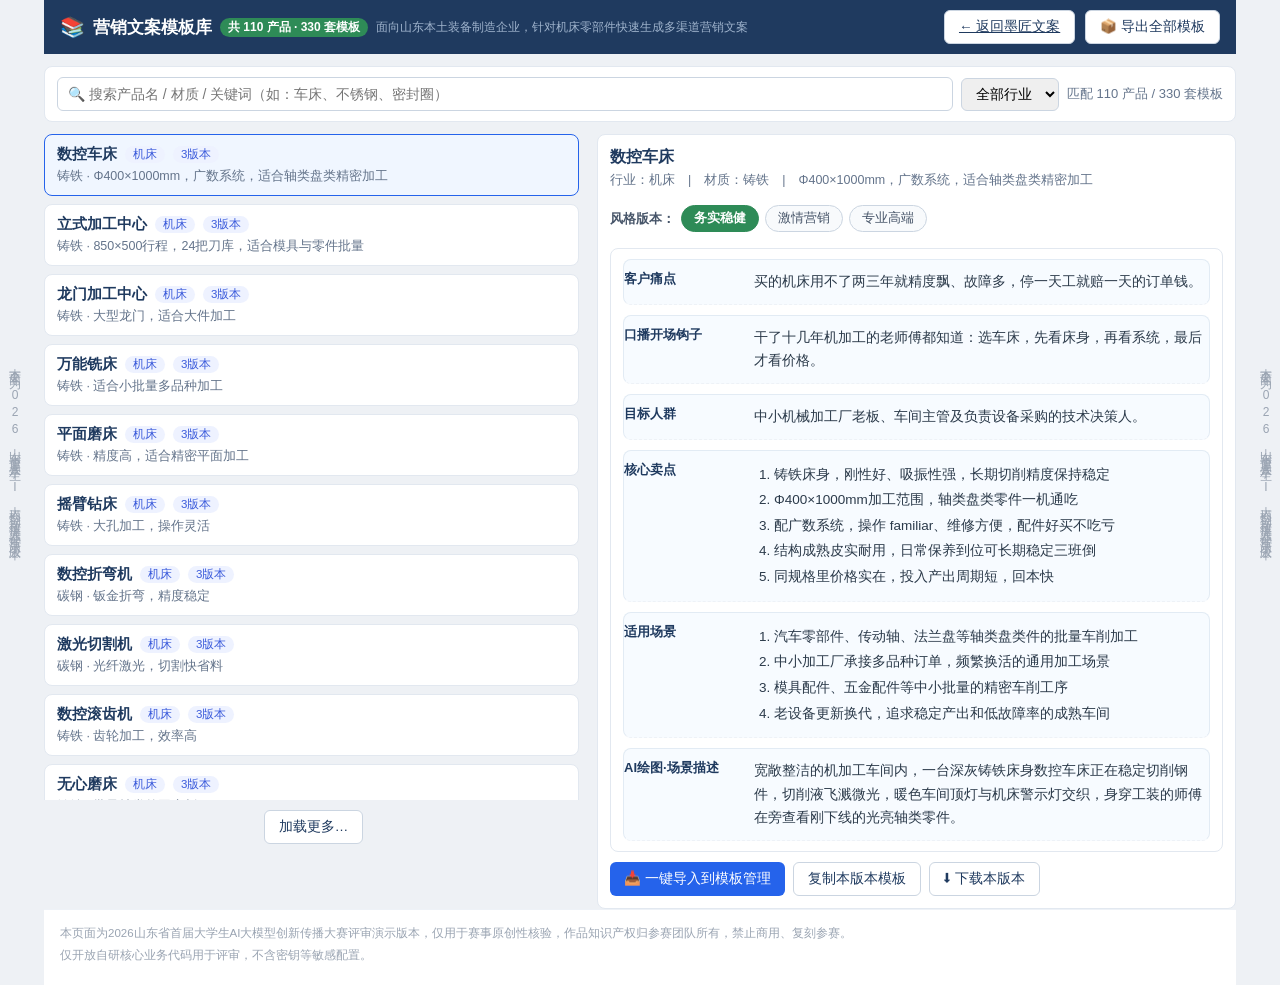
<file: library.html>
<!DOCTYPE html>
<html lang="zh-CN">
<head>
<meta charset="UTF-8">
<meta name="viewport" content="width=device-width, initial-scale=1.0">
<title>营销文案模板库 · 墨匠文案</title>
<link rel="stylesheet" href="styles.css">
<style>
  .lib-wrap { max-width: 1240px; margin: 0 auto; min-height: 100vh; display: flex; flex-direction: column; padding-left: 24px; padding-right: 24px; }
  .lib-toolbar { display: flex; gap: 8px; flex-wrap: wrap; align-items: center; background: #fff; border: 1px solid #e2e8f0; border-radius: 8px; padding: 10px 12px; margin: 12px 0; }
  .lib-search { flex: 1 1 220px; min-width: 160px; border: 1px solid #cbd5e1; border-radius: 6px; padding: 8px 10px; font-size: 14px; font-family: inherit; }
  .lib-select { border: 1px solid #cbd5e1; border-radius: 6px; padding: 7px 10px; font-family: inherit; font-size: 13.5px; }
  .lib-count { font-size: 13px; color: #64748b; margin-left: auto; }
  .lib-main { display: flex; gap: 14px; flex: 1; flex-wrap: wrap; }
  .lib-list { flex: 1 1 420px; min-width: 300px; }
  .lib-cards { display: grid; grid-template-columns: 1fr; gap: 8px; max-height: 74vh; overflow: auto; padding-right: 4px; }
  .lib-card { background: #fff; border: 1px solid #e2e8f0; border-radius: 8px; padding: 10px 12px; cursor: pointer; transition: border-color .12s, box-shadow .12s; }
  .lib-card:hover { border-color: #93b4e8; box-shadow: 0 2px 8px rgba(37,99,235,.08); }
  .lib-card.sel { border-color: #2563eb; background: #f0f6ff; }
  .lib-card-title { font-weight: 700; color: #1f3a5f; font-size: 14.5px; display: flex; align-items: center; gap: 8px; }
  .lib-tag { font-size: 11.5px; background: #eef2ff; color: #3b5bdb; border-radius: 10px; padding: 1px 8px; font-weight: 400; }
  .lib-card-sub { font-size: 12.5px; color: #64748b; margin-top: 4px; overflow: hidden; text-overflow: ellipsis; white-space: nowrap; }
  .lib-detail { flex: 1 1 520px; min-width: 320px; background: #fff; border: 1px solid #e2e8f0; border-radius: 8px; padding: 12px; display: flex; flex-direction: column; }
  .lib-empty { color: #94a3b8; text-align: center; padding: 40px 0; }
  .lib-detail-h { font-weight: 700; color: #1f3a5f; font-size: 16px; margin-bottom: 4px; }
  .lib-detail-meta { font-size: 12.5px; color: #64748b; margin-bottom: 10px; }
  .sec-tabs { display: flex; gap: 4px; flex-wrap: wrap; margin-bottom: 8px; }
  .sec-tab { border: 1px solid #cbd5e1; background: #f8fafc; border-radius: 6px; padding: 5px 9px; font-size: 12.5px; cursor: pointer; font-family: inherit; color: #475569; }
  .sec-tab.active { background: #2563eb; color: #fff; border-color: #2563eb; }
  .sec-body { flex: 1; border: 1px solid #e2e8f0; border-radius: 6px; padding: 10px 12px; font-size: 13.5px; line-height: 1.7; white-space: pre-wrap; background: #fbfdff; min-height: 220px; max-height: 46vh; overflow: auto; }
  .detail-actions { display: flex; gap: 8px; flex-wrap: wrap; margin-top: 10px; }
  .lib-foot { text-align: center; padding: 8px 16px 14px; font-size: 11.5px; color: #b0b7c3; }
  .loadmore { text-align: center; padding: 10px; }
</style>
</head>
<body>
<div class="lib-wrap">
  <header class="topbar">
    <div class="brand">
      <span class="logo">📚</span>
      <span class="title">营销文案模板库</span>
      <span class="badge badge-basic" id="libBadge">加载中…</span>
      <span class="title-sub">面向山东本土装备制造企业，针对机床零部件快速生成多渠道营销文案</span>
    </div>
    <div class="top-actions">
      <a href="index.html" class="btn btn-ghost">← 返回墨匠文案</a>
      <button id="btnExportAll" class="btn btn-ghost">📦 导出全部模板</button>
    </div>
  </header>

  <div class="lib-toolbar">
    <input id="libSearch" class="lib-search" placeholder="🔍 搜索产品名 / 材质 / 关键词（如：车床、不锈钢、密封圈）" autocomplete="off">
    <select id="libIndustry" class="lib-select"><option value="">全部行业</option></select>
    <span id="libCount" class="lib-count"></span>
  </div>

  <div class="lib-main">
    <div class="lib-list">
      <div id="libCards" class="lib-cards"></div>
      <div id="libLoadmore" class="loadmore" style="display:none">
        <button id="btnLoadmore" class="btn btn-ghost">加载更多…</button>
      </div>
    </div>
    <div class="lib-detail" id="libDetail">
      <div class="lib-empty">← 从左侧选择一条产品，查看它的六段文案模板</div>
    </div>
  </div>
  <div class="page-disclaimer">
    <p>本页面为2026山东省首届大学生AI大模型创新传播大赛评审演示版本，仅用于赛事原创性核验，作品知识产权归参赛团队所有，禁止商用、复刻参赛。</p>
    <p>仅开放自研核心业务代码用于评审，不含密钥等敏感配置。</p>
  </div>
</div>

<!-- 左右两侧竖排赛事水印 -->
<div class="contest-side contest-left">本页面为2026山东省首届大学生AI大模型创新传播大赛评审演示版本</div>
<div class="contest-side contest-right">本页面为2026山东省首届大学生AI大模型创新传播大赛评审演示版本</div>

<script src="templates.js"></script>
<script src="library.js"></script>
<script src="library_app.js"></script>
</body>
</html>
</file>
<file: styles.css>
/* ===== 墨匠文案 · 网页版 样式 ===== */
/* 首屏说明：视觉隐藏，但搜索引擎与读屏软件可读（用来承载 h1 与描述文字） */
.seo-lead { position: absolute; width: 1px; height: 1px; margin: -1px; padding: 0; overflow: hidden; clip: rect(0 0 0 0); clip-path: inset(50%); white-space: nowrap; border: 0; }
/* 模板库：6字段展示 */
.tpl-fields { display: flex; flex-direction: column; gap: 10px; margin-top: 14px; }
.tpl-field-row { display: flex; gap: 12px; padding: 10px 12px; background: #f7fbff; border: 1px solid #e2ebf4; border-radius: 8px; }
.tpl-field-name { flex: 0 0 120px; font-weight: 600; color: #1f3a5f; font-size: 13px; }
.tpl-field-val { flex: 1; color: #2b3a4a; font-size: 13.5px; line-height: 1.75; white-space: pre-wrap; }
.tpl-list { margin: 0; padding-left: 20px; }
.tpl-list li { margin: 2px 0; }
/* 智能参数识别区 */
.smart-param { margin-top: 10px; border: 1px solid #d7e0ea; border-radius: 8px; background: #f7fbff; overflow: hidden; }
.smart-param-head { display: flex; justify-content: space-between; align-items: center; padding: 9px 12px; cursor: pointer; font-weight: 600; font-size: 13px; color: #1f3a5f; background: #eef5fc; user-select: none; }
.smart-param-head:hover { background: #e5f0fa; }
.smart-badge { display: inline-block; margin-left: 6px; padding: 1px 8px; border-radius: 10px; font-size: 11px; font-weight: 500; background: #dbe6f2; color: #5c6f86; }
.smart-badge.ok { background: #d6f0dd; color: #1f7a3d; }
.smart-badge.warn { background: #fdeccd; color: #9a6a00; }
.smart-toggle { color: #7b8aa0; font-size: 12px; transition: transform .15s; }
.smart-toggle.open { transform: rotate(90deg); }
.smart-param-body { padding: 12px; border-top: 1px solid #e2ebf4; }
.smart-grid { display: grid; grid-template-columns: 1fr 1fr; gap: 8px 12px; }
.smart-field { display: flex; flex-direction: column; }
.smart-field-wide { grid-column: 1 / -1; }
.smart-field label { font-size: 12px; color: #5c6f86; margin-bottom: 3px; }
.smart-field input { padding: 7px 9px; border: 1px solid #cfdae6; border-radius: 6px; font-size: 13px; font-family: inherit; background: #fff; }
.smart-field input:focus { outline: none; border-color: #4a90d9; box-shadow: 0 0 0 2px rgba(74,144,217,.15); }
.smart-field input.miss { border-color: #e6b36b; background: #fffaf0; }
.smart-tips { margin-top: 10px; padding: 9px 12px; border-radius: 6px; background: #fff7e6; border: 1px solid #ffe0a3; color: #8a5a00; font-size: 12.5px; line-height: 1.7; }
.smart-tips ul { margin: 0; padding-left: 18px; }
* { box-sizing: border-box; }
html, body { margin: 0; padding: 0; height: 100%; }
body {
  font-family: "Microsoft YaHei", "PingFang SC", "Segoe UI", Arial, sans-serif;
  background: #eef1f5; color: #1f2937; font-size: 14px;
}

/* 模式切换（顶部） */
.mode-switch { display: inline-flex; border: 1px solid #4b6484; border-radius: 7px; overflow: hidden; }
.ms-btn {
  background: transparent; color: #cfe0f5; border: none; padding: 6px 12px;
  font-size: 13px; cursor: pointer; font-family: inherit;
}
.ms-btn.active { background: #2563eb; color: #fff; font-weight: 700; }
.pro-notice {
  display: flex; align-items: center; gap: 12px; flex-wrap: wrap;
  background: #eff6ff; border: 1px solid #bfdbfe; color: #1e40af;
  border-radius: 8px; padding: 8px 12px; margin-bottom: 12px; font-size: 13px;
}
.pro-key-state { font-size: 12.5px; }
.pro-key-state.ok { color: #15803d; }
.pro-key-state.warn { color: #b45309; }
.modal-tip { font-size: 12.5px; color: #64748b; margin: 0 0 10px; line-height: 1.6; }

/* 可用模型选择列表 */
.model-list {
  max-height: 168px; overflow-y: auto; border: 1px solid #e2e8f0;
  border-radius: 8px; background: #f8fafc; padding: 8px; margin-bottom: 10px;
  display: flex; flex-wrap: wrap; gap: 6px;
}
.model-item {
  background: #fff; border: 1px solid #cbd5e1; border-radius: 6px;
  padding: 5px 10px; font-size: 12.5px; cursor: pointer; color: #334155;
  font-family: Consolas, Monaco, monospace;
}
.model-item:hover { background: #eff6ff; border-color: #2563eb; color: #1d4ed8; }
.model-empty { font-size: 12.5px; color: #94a3b8; padding: 4px; }
.model-err { font-size: 12.5px; color: #b91c1c; padding: 4px; line-height: 1.6; word-break: break-all; }
.app { max-width: 1180px; margin: 0 auto; min-height: 100vh; display: flex; flex-direction: column; padding-left: 24px; padding-right: 24px; }

/* 顶栏 */
.topbar {
  display: flex; align-items: center; justify-content: space-between;
  background: #1f3a5f; color: #fff; padding: 10px 16px; flex-wrap: wrap; gap: 8px;
}
.brand { display: flex; align-items: center; gap: 8px; flex-wrap: wrap; }
.logo { font-size: 20px; }
.title { font-size: 17px; font-weight: 700; }
.title-sub { font-size: 11.5px; color: #9fb3cc; font-weight: 400; line-height: 1.4; }
.badge { padding: 1px 8px; border-radius: 10px; font-size: 12px; font-weight: 700; color: #fff; }
.badge-basic { background: #2e8b57; }
.badge-pro { background: #2f6fd0; }
.top-actions { display: flex; align-items: center; gap: 10px; }
.hint { font-size: 12.5px; color: #cfe0f5; }
.hint.small { color: #6b7280; font-size: 12px; }

/* 按钮 */
.btn {
  border: none; border-radius: 6px; padding: 7px 14px; font-size: 13.5px;
  cursor: pointer; font-family: inherit; transition: filter .15s, opacity .15s;
}
.btn:hover { filter: brightness(1.06); }
.btn:active { filter: brightness(0.95); }
.btn:disabled { opacity: .45; cursor: not-allowed; }
.btn-primary { background: #2563eb; color: #fff; }
.btn-ghost { background: #fff; color: #1f3a5f; border: 1px solid #cbd5e1; }
.btn-danger { background: #fef2f2; color: #b91c1c; border: 1px solid #fca5a5; }
.btn-ghost:hover { background: #f1f5f9; }

/* 标签导航 */
.tabs { display: flex; gap: 4px; background: #fff; padding: 0 8px; border-bottom: 1px solid #e2e8f0; flex-wrap: wrap; }
.tab-btn {
  background: transparent; border: none; padding: 12px 14px; font-size: 14px;
  cursor: pointer; color: #475569; border-bottom: 3px solid transparent; font-family: inherit;
}
.tab-btn.active { color: #1f3a5f; border-bottom-color: #2563eb; font-weight: 700; }
.tab-btn:hover { color: #1f3a5f; }

/* 面板 */
.panel { display: none; padding: 14px; flex: 1; }
.panel.active { display: block; }

/* 生成区 */
.gen-layout { display: flex; gap: 14px; flex-wrap: wrap; }
.gen-input-col, .gen-output-col {
  background: #fff; border: 1px solid #e2e8f0; border-radius: 8px; padding: 12px;
  display: flex; flex-direction: column; min-height: 460px;
}
.gen-input-col { flex: 1 1 340px; }
.gen-output-col { flex: 1 1 420px; }
.lbl { font-weight: 700; color: #334155; margin-bottom: 6px; font-size: 13px; }
#inputText { flex: 1; width: 100%; min-height: 300px; resize: vertical; border: 1px solid #cbd5e1; border-radius: 6px; padding: 10px; font-family: inherit; font-size: 13.5px; line-height: 1.6; }
#styleReq { width: 100%; min-height: 84px; resize: vertical; border: 1px solid #cbd5e1; border-radius: 6px; padding: 9px 10px; font-family: inherit; font-size: 13.5px; line-height: 1.6; background: #fffdf5; }
.row-actions { display: flex; gap: 8px; margin-top: 10px; }

.out-tabs { display: flex; gap: 4px; flex-wrap: wrap; margin-bottom: 8px; }
.out-tab {
  border: 1px solid #cbd5e1; background: #f8fafc; border-radius: 6px 6px 0 0;
  padding: 6px 10px; font-size: 12.5px; cursor: pointer; font-family: inherit; color: #475569;
}
.out-tab.active { background: #2563eb; color: #fff; border-color: #2563eb; }
.out-content { flex: 1; display: flex; }
#outText { flex: 1; width: 100%; resize: vertical; border: 1px solid #cbd5e1; border-radius: 6px; padding: 10px; font-family: inherit; font-size: 13.5px; line-height: 1.65; background: #fbfdff; }
.out-actions { display: flex; gap: 8px; margin-top: 10px; }

/* 产品查询 */
.prod-toolbar { display: flex; align-items: center; gap: 8px; flex-wrap: wrap; background: #fff; border: 1px solid #e2e8f0; border-radius: 8px; padding: 10px 12px; }
.lbl-inline { font-weight: 700; color: #334155; }
#prodKeyword { border: 1px solid #cbd5e1; border-radius: 6px; padding: 7px 10px; font-family: inherit; font-size: 13.5px; width: 220px; }
.prod-candidates { background: #fff; border: 1px solid #e2e8f0; border-radius: 8px; padding: 8px 12px; margin-top: 8px; }
.cand-title { font-size: 12.5px; color: #92400e; margin-bottom: 6px; }
.cand-list { display: flex; flex-wrap: wrap; gap: 6px; }
.cand-item { background: #fff7ed; border: 1px solid #fed7aa; border-radius: 6px; padding: 5px 10px; cursor: pointer; font-size: 12.5px; }
.cand-item:hover { background: #ffedd5; }

.prod-main { display: flex; gap: 14px; margin-top: 12px; flex-wrap: wrap; }
.prod-table-wrap, .prod-detail-wrap { background: #fff; border: 1px solid #e2e8f0; border-radius: 8px; padding: 10px; }
.prod-table-wrap { flex: 1 1 520px; display: flex; flex-direction: column; }
.prod-detail-wrap { flex: 1 1 320px; display: flex; flex-direction: column; }
.prod-table-title { font-weight: 700; color: #334155; font-size: 13px; margin-bottom: 8px; }
.prod-table-scroll { max-height: 420px; overflow: auto; border: 1px solid #e2e8f0; border-radius: 6px; }
.prod-table { width: 100%; border-collapse: collapse; font-size: 13px; }
.prod-table th { position: sticky; top: 0; background: #f1f5f9; text-align: left; padding: 8px 10px; font-weight: 700; color: #334155; border-bottom: 1px solid #e2e8f0; }
.prod-table td { padding: 7px 10px; border-bottom: 1px solid #f1f5f9; }
.prod-table tbody tr { cursor: pointer; }
.prod-table tbody tr:hover { background: #f0f7ff; }
.prod-table tbody tr.sel { background: #dbeafe; }
#prodDetail { flex: 1; min-height: 300px; resize: vertical; border: 1px solid #cbd5e1; border-radius: 6px; padding: 10px; font-family: inherit; font-size: 13.5px; line-height: 1.6; background: #fbfdff; }
.prod-actions { display: flex; gap: 8px; margin-top: 10px; flex-wrap: wrap; }

/* 模板管理 */
.tpl-toolbar { display: flex; align-items: center; gap: 8px; flex-wrap: wrap; background: #fff; border: 1px solid #e2e8f0; border-radius: 8px; padding: 10px 12px; }
.grow { flex: 1; }
.sel { border: 1px solid #cbd5e1; border-radius: 6px; padding: 6px 10px; font-family: inherit; font-size: 13.5px; }
.tpl-fields { margin-top: 12px; background: #fff; border: 1px solid #e2e8f0; border-radius: 8px; padding: 10px 12px; }
.tpl-field-row { display: flex; gap: 10px; align-items: flex-start; padding: 10px 0; border-bottom: 1px dashed #eef2f7; }
.tpl-field-label { flex: 0 0 200px; font-weight: 700; font-size: 13px; color: #334155; padding-top: 6px; }
.tpl-sub { font-weight: 400; color: #94a3b8; font-size: 11.5px; }
.tpl-field-mid { flex: 1; }
.tpl-input { width: 100%; border: 1px solid #cbd5e1; border-radius: 6px; padding: 8px 10px; font-family: inherit; font-size: 13.5px; line-height: 1.55; }
textarea.tpl-input { min-height: 76px; resize: vertical; }
.tpl-field-right { flex: 0 0 90px; }
.ver-sel { border: 1px solid #cbd5e1; border-radius: 6px; padding: 7px 8px; font-family: inherit; font-size: 13px; width: 100%; }
.tpl-savebar { margin-top: 12px; text-align: right; }

/* 使用说明 */
.help { background: #fff; border: 1px solid #e2e8f0; border-radius: 8px; padding: 18px 22px; line-height: 1.75; }
.help h2 { margin-top: 0; color: #1f3a5f; }
.help h3 { color: #2563eb; margin-bottom: 6px; }

/* 弹层 */
.modal-overlay { position: fixed; inset: 0; background: rgba(15,23,42,.45); display: flex; align-items: center; justify-content: center; z-index: 100; }
.modal-box { background: #fff; border-radius: 10px; padding: 18px 20px; width: 460px; max-width: 92vw; max-height: 86vh; overflow: auto; }
.modal-box h3 { margin-top: 0; color: #1f3a5f; }
.modal-lbl { display: block; font-size: 12.5px; color: #334155; font-weight: 700; margin: 8px 0 3px; }
.modal-input { width: 100%; border: 1px solid #cbd5e1; border-radius: 6px; padding: 7px 9px; font-family: inherit; font-size: 13.5px; }
.modal-bar { display: flex; gap: 8px; justify-content: flex-end; margin-top: 14px; }

/* 页脚 */
.footer { display: flex; align-items: center; gap: 10px; padding: 10px 16px; background: #fff; border-top: 1px solid #e2e8f0; font-size: 12px; color: #94a3b8; }

/* 底部灰色小字声明 */
.page-disclaimer { padding: 10px 16px 16px; background: #fff; border-top: 1px solid #eef2f7; }
.page-disclaimer p { margin: 4px 0; font-size: 11.5px; line-height: 1.6; color: #9aa4b2; }

/* 模板库：文案版本选择 */
.ver-bar { display: flex; align-items: center; gap: 6px; flex-wrap: wrap; margin: 6px 0 4px; }
.ver-bar-label { font-size: 13px; color: #475569; font-weight: 700; }
.ver-btn { border: 1px solid #cbd5e1; background: #f8fafc; border-radius: 14px; padding: 4px 12px; font-size: 12.5px; cursor: pointer; font-family: inherit; color: #475569; }
.ver-btn.active { background: #2e8b57; color: #fff; border-color: #2e8b57; font-weight: 700; }
.ver-angle { font-size: 12px; color: #94a3b8; margin-bottom: 8px; }
.lib-tag-v { background: #eafaf1; color: #2e8b57; }

/* 左右两侧竖排赛事水印 */
.contest-side {
  position: fixed;
  top: 50%;
  transform: translateY(-50%);
  writing-mode: vertical-rl;
  text-orientation: upright;
  letter-spacing: 3px;
  font-size: 12px;
  color: #9aa4b2;
  user-select: none;
  pointer-events: none;
  white-space: nowrap;
  z-index: 50;
}
.contest-left { left: 6px; }
.contest-right { right: 6px; }
@media (max-width: 900px) {
  .contest-side { display: none; }
}
.link { color: #2563eb; text-decoration: none; }
.link:hover { text-decoration: underline; }

/* 手机适配 */
@media (max-width: 720px) {
  .gen-input-col, .gen-output-col { min-height: auto; }
  #inputText { min-height: 180px; }
  .prod-table-wrap, .prod-detail-wrap { flex: 1 1 100%; }
  .tpl-field-row { flex-direction: column; }
  .tpl-field-label { flex-basis: auto; padding-top: 0; }
  .tpl-field-right { flex-basis: auto; width: 100%; }
  .title { font-size: 15px; }
}

/* ============================================================
   手机端顶栏重排（≤720px）
   解决：模式切换按钮被挤压看不见的问题
   策略：顶栏纵向分区；切换按钮整行铺满；提示文字独占一行；
        副标题隐藏；标签栏横向滚动
   ============================================================ */
@media (max-width: 720px) {
  .app { padding-left: 10px; padding-right: 10px; }
  .panel { padding: 10px; }

  /* 顶栏：品牌 / 操作 / 提示 纵向分区 */
  .topbar {
    flex-direction: column;
    align-items: stretch;
    justify-content: flex-start;
    gap: 10px;
    padding: 10px 12px;
  }
  .brand { gap: 6px; }
  .title { font-size: 16px; }
  .title-sub { display: none; }

  /* 操作区：允许换行、铺满 */
  .top-actions {
    display: flex;
    flex-wrap: wrap;
    gap: 8px;
    width: 100%;
  }

  /* 模式切换：整行、置顶、各占一半，便于点击 */
  .mode-switch {
    display: flex;
    width: 100%;
    order: -1;
  }
  .ms-btn {
    flex: 1 1 0;
    padding: 11px 8px;
    font-size: 14px;
    text-align: center;
  }

  /* 设置 / 模板库：并排各占一半 */
  #btnSettings, #btnLibrary {
    flex: 1 1 0;
    text-align: center;
    padding: 10px 6px;
    font-size: 13px;
  }

  /* 顶部提示：独占一行，不挤按钮 */
  .hint {
    flex: 1 1 100%;
    font-size: 12px;
    line-height: 1.5;
    opacity: .9;
  }

  /* 标签栏：横向滚动不折行 */
  .tabs {
    flex-wrap: nowrap;
    overflow-x: auto;
    -webkit-overflow-scrolling: touch;
    scrollbar-width: none;
  }
  .tabs::-webkit-scrollbar { display: none; }
  .tab-btn {
    flex: 0 0 auto;
    padding: 11px 12px;
    font-size: 13.5px;
    white-space: nowrap;
  }

  /* 操作按钮组：手机上自然换行 */
  .row-actions, .out-actions { flex-wrap: wrap; }
  .row-actions .btn, .out-actions .btn { flex: 1 1 auto; }
}
</file>
